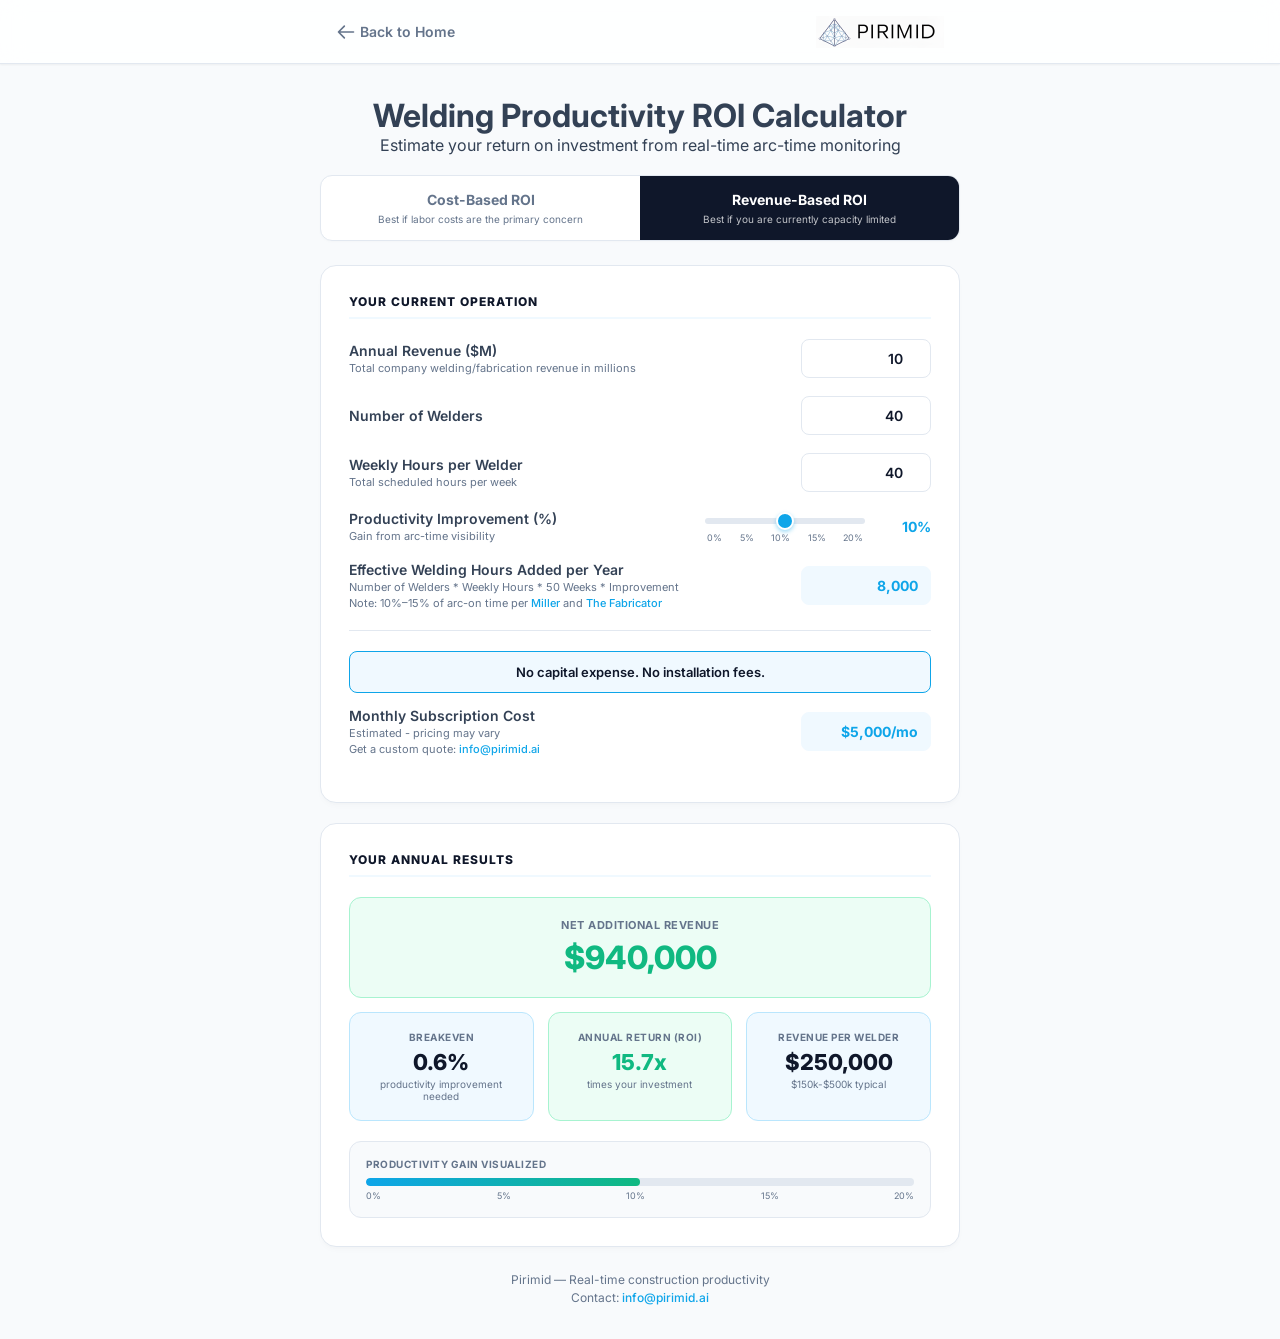
<file: pirimid_roi_calculator.html>
<!DOCTYPE html>
<html lang="en">

<head>
  <meta charset="UTF-8">
  <meta name="viewport" content="width=device-width, initial-scale=1.0">
  <meta name="description"
    content="Estimate your welding productivity ROI with Pirimid's free arc-time monitoring calculator. Model labor savings and revenue expansion in minutes.">
  <meta name="robots" content="index, follow, max-image-preview:large">
  <meta name="author" content="Pirimid">
  <meta name="theme-color" content="#0ea5e9">
  <link rel="canonical" href="https://pirimid.ai/pirimid_roi_calculator.html">
  <title>Welding Productivity ROI Calculator | Pirimid</title>
  <link rel="icon" type="image/png" href="PirimidLogo.png">
  <link rel="icon" type="image/png" sizes="32x32" href="PirimidLogo-32.png">
  <link rel="apple-touch-icon" sizes="180x180" href="PirimidLogo-180.png">
  <link rel="manifest" href="app.webmanifest">
  <!-- Open Graph -->
  <meta property="og:type" content="website">
  <meta property="og:url" content="https://pirimid.ai/pirimid_roi_calculator.html">
  <meta property="og:site_name" content="Pirimid">
  <meta property="og:title" content="Welding Productivity ROI Calculator | Pirimid">
  <meta property="og:description" content="Estimate the return on investment for real-time arc-time monitoring on your welding operations. Free interactive calculator.">
  <meta property="og:image" content="https://pirimid.ai/og-image.jpg">
  <meta property="og:image:secure_url" content="https://pirimid.ai/og-image.jpg">
  <meta property="og:image:type" content="image/jpeg">
  <meta property="og:image:width" content="1200">
  <meta property="og:image:height" content="630">
  <meta property="og:image:alt" content="Pirimid Welding Productivity ROI Calculator">
  <meta property="og:locale" content="en_US">
  <!-- Twitter Card -->
  <meta name="twitter:card" content="summary_large_image">
  <meta name="twitter:title" content="Welding Productivity ROI Calculator | Pirimid">
  <meta name="twitter:description" content="Estimate ROI for real-time arc-time monitoring on your welding operations. Free interactive calculator.">
  <meta name="twitter:image" content="https://pirimid.ai/og-image.jpg">
  <meta name="twitter:image:alt" content="Pirimid Welding Productivity ROI Calculator">
  <!-- Structured Data: WebApplication -->
  <script type="application/ld+json">
  {
    "@context": "https://schema.org",
    "@type": "WebApplication",
    "name": "Pirimid Welding Productivity ROI Calculator",
    "url": "https://pirimid.ai/pirimid_roi_calculator.html",
    "applicationCategory": "FinanceApplication",
    "applicationSubCategory": "ROI Calculator",
    "operatingSystem": "Any (Web)",
    "browserRequirements": "Requires JavaScript",
    "description": "Free interactive ROI calculator modeling the financial impact of deploying real-time arc-time monitoring on welding operations. Supports two modes: labor cost savings and revenue expansion from accelerated welding completion.",
    "offers": {
      "@type": "Offer",
      "price": "0",
      "priceCurrency": "USD"
    },
    "isPartOf": {
      "@type": "WebApplication",
      "name": "Pirimid Industrial AI Platform",
      "url": "https://pirimid.ai/"
    },
    "publisher": {
      "@type": "Organization",
      "name": "Pirimid",
      "url": "https://pirimid.ai"
    }
  }
  </script>
  <link rel="preconnect" href="https://fonts.googleapis.com">
  <link rel="preconnect" href="https://fonts.gstatic.com" crossorigin>
  <link rel="preload" as="style" href="https://fonts.googleapis.com/css2?family=Inter:wght@400;500;600;700;800&display=swap">
  <link rel="stylesheet" href="https://fonts.googleapis.com/css2?family=Inter:wght@400;500;600;700;800&display=swap" media="print" onload="this.media='all'">
  <noscript>
    <link rel="stylesheet" href="https://fonts.googleapis.com/css2?family=Inter:wght@400;500;600;700;800&display=swap">
  </noscript>
  <style>
    :root {
      --primary: #0f172a;
      --accent: #0ea5e9;
      --accent-hover: #0284c7;
      --accent-light: #f0f9ff;
      --green: #10b981;
      --green-light: #ecfdf5;
      --border: #e2e8f0;
      --muted: #64748b;
      --white: #ffffff;
      --bg: #f8fafc;
    }

    * {
      box-sizing: border-box;
      margin: 0;
      padding: 0;
    }

    body {
      font-family: 'Inter', -apple-system, BlinkMacSystemFont, sans-serif;
      background: var(--bg);
      color: #334155;
      min-height: 100vh;
      padding: 96px 16px 32px;
    }

    a {
      color: var(--accent);
      text-decoration: none;
      font-weight: 500;
    }

    a:hover {
      text-decoration: underline;
      color: var(--accent-hover);
    }

    .navbar {
      position: fixed;
      top: 0;
      left: 0;
      right: 0;
      height: 64px;
      background: rgba(255, 255, 255, 0.85);
      backdrop-filter: blur(12px);
      -webkit-backdrop-filter: blur(12px);
      border-bottom: 1px solid var(--border);
      z-index: 100;
      display: flex;
      align-items: center;
      box-shadow: 0 1px 2px 0 rgba(0, 0, 0, 0.05);
    }

    .nav-container {
      width: 100%;
      max-width: 640px;
      margin: 0 auto;
      padding: 0 16px;
      display: flex;
      justify-content: space-between;
      align-items: center;
    }

    .back-link {
      font-size: 14px;
      font-weight: 600;
      color: var(--muted);
      display: flex;
      align-items: center;
      transition: color 0.15s;
    }

    .back-link:hover {
      color: var(--accent);
      text-decoration: none;
    }

    .back-icon {
      display: inline-block;
      vertical-align: middle;
      margin-right: 4px;
    }

    .nav-logo img {
      display: block;
      height: 32px;
      width: auto;
    }

    .container {
      max-width: 640px;
      margin: 0 auto;
    }

    header {
      text-align: center;
      margin-bottom: 28px;
    }

    header h1 {
      font-size: 24px;
      font-weight: 800;
      color: var(--primary);
      margin-top: 4px;
      letter-spacing: -0.5px;
    }

    header p {
      font-size: 14px;
      color: var(--muted);
      margin-top: 6px;
    }

    .main-page-header {
      text-align: center;
    }

    .mode-toggle {
      display: flex;
      background: var(--white);
      border: 1.5px solid var(--border);
      border-radius: 12px;
      overflow: hidden;
      margin-bottom: 24px;
      box-shadow: 0 1px 3px rgba(0, 0, 0, 0.02);
    }

    .mode-btn {
      flex: 1;
      padding: 14px 10px;
      border: none;
      background: transparent;
      cursor: pointer;
      font-family: inherit;
      font-size: 14px;
      font-weight: 700;
      color: var(--muted);
      transition: all 0.2s cubic-bezier(0.16, 1, 0.3, 1);
      text-align: center;
      line-height: 1.4;
    }

    .mode-btn .tag {
      display: block;
      font-size: 10px;
      font-weight: 400;
      color: var(--muted);
      margin-top: 2px;
    }

    .mode-btn.active {
      background: var(--primary);
      color: var(--white);
    }

    .mode-btn.active .tag {
      color: rgba(255, 255, 255, 0.75);
    }

    .card {
      background: var(--white);
      border-radius: 16px;
      border: 1px solid var(--border);
      padding: 28px;
      margin-bottom: 20px;
      box-shadow: 0 4px 6px -1px rgba(0, 0, 0, 0.02), 0 2px 4px -2px rgba(0, 0, 0, 0.02);
    }

    .card h2 {
      font-size: 12px;
      font-weight: 800;
      color: var(--primary);
      text-transform: uppercase;
      letter-spacing: 1px;
      margin-bottom: 20px;
      padding-bottom: 8px;
      border-bottom: 2px solid var(--accent-light);
    }

    .field {
      display: flex;
      align-items: center;
      justify-content: space-between;
      margin-bottom: 18px;
      gap: 16px;
    }

    .field label {
      font-size: 14px;
      font-weight: 600;
      color: #334155;
      flex: 1;
      min-width: 0;
    }

    .field label .hint {
      display: block;
      font-size: 11px;
      color: var(--muted);
      font-weight: 400;
      margin-top: 2px;
    }

    .field input[type="number"] {
      width: 130px;
      padding: 10px 12px;
      border: 1.5px solid var(--border);
      border-radius: 8px;
      font-family: inherit;
      font-size: 14px;
      font-weight: 600;
      text-align: right;
      color: var(--primary);
      transition: border-color 0.15s;
      flex-shrink: 0;
    }

    .field input[type="number"]:focus {
      outline: none;
      border-color: var(--accent);
    }

    .slider-wrapper {
      display: flex;
      flex-direction: column;
      align-items: stretch;
      flex: 0 0 160px;
    }

    /* Range Slider Styling */
    input[type="range"] {
      -webkit-appearance: none;
      appearance: none;
      width: 100%;
      height: 6px;
      background: #e2e8f0;
      border-radius: 9999px;
      outline: none;
      margin: 8px 0;
    }

    input[type="range"]::-webkit-slider-thumb {
      -webkit-appearance: none;
      appearance: none;
      width: 18px;
      height: 18px;
      border-radius: 50%;
      background: var(--accent);
      cursor: pointer;
      border: 2px solid var(--white);
      box-shadow: 0 2px 4px rgba(14, 165, 233, 0.4);
      transition: transform 0.1s;
    }

    input[type="range"]::-webkit-slider-thumb:hover {
      transform: scale(1.1);
      background: var(--accent-hover);
    }

    .slider-ticks {
      display: flex;
      justify-content: space-between;
      font-size: 9px;
      color: var(--muted);
      padding: 0 2px;
    }

    .range-val {
      width: 50px;
      text-align: right;
      font-size: 14px;
      font-weight: 700;
      color: var(--accent);
      flex-shrink: 0;
    }

    .field .computed {
      width: 130px;
      padding: 10px 12px;
      border: 1.5px solid var(--accent-light);
      border-radius: 8px;
      font-size: 14px;
      text-align: right;
      color: var(--accent);
      font-weight: 700;
      background: var(--accent-light);
      flex-shrink: 0;
    }

    .results-grid {
      display: grid;
      grid-template-columns: 1fr 1fr 1fr;
      gap: 14px;
    }

    .result-box {
      background: var(--accent-light);
      border-radius: 12px;
      padding: 18px 14px;
      text-align: center;
      border: 1px solid #bae6fd;
      transition: box-shadow 0.3s ease;
    }

    .result-box.highlight {
      background: var(--green-light);
      border-color: #a7f3d0;
    }

    @keyframes pulse-glow {
      0% {
        box-shadow: 0 0 0 0 rgba(16, 185, 129, 0.4);
      }

      70% {
        box-shadow: 0 0 0 10px rgba(16, 185, 129, 0);
      }

      100% {
        box-shadow: 0 0 0 0 rgba(16, 185, 129, 0);
      }
    }

    .pulse-glow-emerald {
      animation: pulse-glow 2s infinite;
    }

    .result-box .label {
      font-size: 10px;
      font-weight: 700;
      text-transform: uppercase;
      letter-spacing: 0.5px;
      color: var(--muted);
      margin-bottom: 6px;
    }

    .result-box .value {
      font-size: 22px;
      font-weight: 800;
      color: var(--primary);
    }

    .result-box.highlight .value {
      color: var(--green);
    }

    .result-box .sub {
      font-size: 10px;
      color: var(--muted);
      margin-top: 3px;
    }

    .results-full {
      background: var(--green-light);
      border: 1px solid #a7f3d0;
      border-radius: 12px;
      padding: 20px 14px;
      text-align: center;
      margin-bottom: 14px;
    }

    .results-full .label {
      font-size: 11px;
      font-weight: 700;
      text-transform: uppercase;
      letter-spacing: 0.5px;
      color: var(--muted);
      margin-bottom: 6px;
    }

    .results-full .value {
      font-size: 32px;
      font-weight: 800;
      color: var(--green);
    }

    /* Results Visual Bar container */
    .results-visual-container {
      margin-top: 20px;
      padding: 16px;
      background: #f8fafc;
      border-radius: 12px;
      border: 1px solid var(--border);
    }

    .visual-bar-label {
      font-size: 10px;
      text-transform: uppercase;
      letter-spacing: 0.5px;
      color: var(--muted);
      margin-bottom: 8px;
      font-weight: 700;
    }

    .visual-bar-track {
      height: 8px;
      background: #e2e8f0;
      border-radius: 9999px;
      overflow: hidden;
      position: relative;
    }

    .visual-bar-fill {
      height: 100%;
      background: linear-gradient(90deg, var(--accent) 0%, var(--green) 100%);
      border-radius: 9999px;
      transition: width 0.3s ease-out;
    }

    .visual-bar-ticks {
      display: flex;
      justify-content: space-between;
      font-size: 9px;
      color: var(--muted);
      margin-top: 4px;
    }

    .divider {
      border: none;
      border-top: 1px solid var(--border);
      margin: 20px 0;
    }

    .promo-box {
      background: var(--accent-light);
      border: 1px solid var(--accent);
      border-radius: 8px;
      padding: 12px 16px;
      text-align: center;
      font-size: 13px;
      font-weight: 600;
      color: var(--primary);
      margin-bottom: 14px;
    }

    #panel-cost,
    #panel-revenue {
      transition: opacity 0.15s ease-out, transform 0.15s ease-out;
    }

    footer {
      text-align: center;
      font-size: 12px;
      color: var(--muted);
      margin-top: 24px;
      line-height: 1.5;
    }

    .hidden {
      display: none !important;
    }

    /* Mobile Responsive Overrides */
    @media (max-width: 640px) {
      body {
        padding: 80px 12px 24px;
      }

      .card {
        padding: 20px;
      }

      .field {
        flex-direction: column;
        align-items: stretch;
        gap: 6px;
        margin-bottom: 20px;
      }

      .field label {
        margin-bottom: 2px;
      }

      .slider-wrapper {
        flex: 1 1 auto;
      }

      .field input[type="number"],
      .field .computed {
        width: 100%;
        text-align: left;
      }

      .results-grid {
        grid-template-columns: 1fr;
        gap: 10px;
      }

      .mode-toggle {
        flex-direction: column;
      }

      .mode-btn {
        border-bottom: 1.5px solid var(--border);
      }

      .mode-btn:last-child {
        border-bottom: none;
      }
    }
  </style>
</head>

<body>
  <!-- Sticky Header -->
  <header class="navbar" aria-label="Main Navigation">
    <div class="nav-container">
      <a href="index.html" class="back-link">
        <svg xmlns="http://www.w3.org/2000/svg" width="20" height="20" fill="none" viewBox="0 0 24 24"
          stroke="currentColor" class="back-icon">
          <path stroke-linecap="round" stroke-linejoin="round" stroke-width="2" d="M10 19l-7-7m0 0l7-7m-7 7h18" />
        </svg>
        Back to Home
      </a>
      <div class="nav-logo">
        <a href="index.html" aria-label="Pirimid home"><img src="PirimidLogoWebsite.png" alt="Pirimid Logo" width="128" height="20" loading="eager"></a>
      </div>
    </div>
  </header>

  <div class="container">

    <div class="main-page-header">
      <h1>Welding Productivity ROI Calculator</h1>
      <p>Estimate your return on investment from real-time arc-time monitoring</p>
      <br>
    </div>

    <div class="mode-toggle">
      <button class="mode-btn" id="btn-cost" type="button" onclick="setMode('cost')">
        Cost-Based ROI
        <span class="tag">Best if labor costs are the primary concern</span>
      </button>
      <button class="mode-btn active" id="btn-revenue" type="button" onclick="setMode('revenue')">
        Revenue-Based ROI
        <span class="tag">Best if you are currently capacity limited</span>
      </button>
    </div>

    <!-- COST-BASED PANEL -->
    <div id="panel-cost" class="hidden">
      <div class="card">
        <h2>Your Current Operation</h2>

        <div class="field">
          <label>Welder Hourly Rate
            <span class="hint">Fully-loaded $/hr including benefits</span>
          </label>
          <input type="number" id="c-hourly-rate" value="80" min="0" oninput="calcCost()" />
        </div>

        <div class="field">
          <label>Number of Welders</label>
          <input type="number" id="c-welders" value="40" min="1" oninput="calcCost()" />
        </div>

        <div class="field">
          <label>Weekly Hours per Welder
            <span class="hint">Total scheduled hours per week</span>
          </label>
          <input type="number" id="c-weekly-hours" value="40" min="1" oninput="calcCost()" />
        </div>

        <div class="field">
          <label>Productivity Improvement (%)
            <span class="hint">Gain from arc-time visibility</span>
          </label>
          <div class="slider-wrapper">
            <input type="range" id="c-improvement" min="0" max="20" value="10" oninput="calcCost()" />
            <div class="slider-ticks">
              <span>0%</span>
              <span>5%</span>
              <span>10%</span>
              <span>15%</span>
              <span>20%</span>
            </div>
          </div>
          <span class="range-val" id="c-improvement-val">10%</span>
        </div>

        <div class="field">
          <label>Effective Welding Hours Added per Year
            <span class="hint">Number of Welders * Weekly Hours * 52 Weeks * Improvement</span>
            <span class="hint">Note: 10%–15% of arc-on time per <a
                href="https://www.millerwelds.com/resources/article-library/what-is-welding-arc-on-time-and-are-you-overestimating-it#:~:text=Overestimating%20welding%20arc%2Don%20time,is%20only%2010%2D12%25."
                target="_blank" rel="noopener noreferrer">Miller</a> and <a
                href="https://www.thefabricator.com/thewelder/article/arcwelding/maximizing-arc-on-time#:~:text=%E2%80%9CFive%20years%20ago%2C%20the%20operator,them%20away%20from%20actually%20welding%3F"
                target="_blank" rel="noopener noreferrer">The Fabricator</a></span>
          </label>
          <div class="computed" id="c-welding-hours">—</div>
        </div>

        <hr class="divider" />

        <div class="promo-box">No capital expense. No installation fees.</div>

        <div class="field">
          <label>Monthly Subscription Cost
            <span class="hint">Estimated - pricing may vary</span>
            <span class="hint">Get a custom quote: <a href="mailto:info@pirimid.ai">info@pirimid.ai</a></span>
          </label>
          <div class="computed" id="c-cost-display">—</div>
        </div>
      </div>

      <div class="card">
        <h2>Your Annual Results</h2>
        <div class="results-full">
          <div class="label">Net Annual Savings</div>
          <div class="value" id="c-savings">—</div>
        </div>
        <div class="results-grid">
          <div class="result-box">
            <div class="label">Breakeven</div>
            <div class="value" id="c-breakeven">—</div>
            <div class="sub">productivity improvement needed</div>
          </div>
          <div class="result-box highlight" id="c-roi-box">
            <div class="label">Annual Return (ROI)</div>
            <div class="value" id="c-roi">—</div>
            <div class="sub">times your investment</div>
          </div>
          <div class="result-box">
            <div class="label">Labor Cost per Welder</div>
            <div class="value" id="c-annual-cost">—</div>
          </div>
        </div>

        <!-- Results Visual Bar container -->
        <div class="results-visual-container">
          <div class="visual-bar-label">Productivity Gain Visualized</div>
          <div class="visual-bar-track">
            <div class="visual-bar-fill" id="c-visual-fill"></div>
          </div>
          <div class="visual-bar-ticks">
            <span>0%</span>
            <span>5%</span>
            <span>10%</span>
            <span>15%</span>
            <span>20%</span>
          </div>
        </div>
      </div>
    </div>

    <!-- REVENUE-BASED PANEL -->
    <div id="panel-revenue">
      <div class="card">
        <h2>Your Current Operation</h2>

        <div class="field">
          <label>Annual Revenue ($M)
            <span class="hint">Total company welding/fabrication revenue in millions</span>
          </label>
          <input type="number" id="r-revenue" value="10" min="0" oninput="calcRevenue()" />
        </div>

        <div class="field">
          <label>Number of Welders</label>
          <input type="number" id="r-welders" value="40" min="1" oninput="calcRevenue()" />
        </div>

        <div class="field">
          <label>Weekly Hours per Welder
            <span class="hint">Total scheduled hours per week</span>
          </label>
          <input type="number" id="r-weekly-hours" value="40" min="1" oninput="calcRevenue()" />
        </div>

        <div class="field">
          <label>Productivity Improvement (%)
            <span class="hint">Gain from arc-time visibility</span>
          </label>
          <div class="slider-wrapper">
            <input type="range" id="r-improvement" min="0" max="20" value="10" oninput="calcRevenue()" />
            <div class="slider-ticks">
              <span>0%</span>
              <span>5%</span>
              <span>10%</span>
              <span>15%</span>
              <span>20%</span>
            </div>
          </div>
          <span class="range-val" id="r-improvement-val">10%</span>
        </div>

        <div class="field">
          <label>Effective Welding Hours Added per Year
            <span class="hint">Number of Welders * Weekly Hours * 50 Weeks * Improvement</span>
            <span class="hint">Note: 10%–15% of arc-on time per <a
                href="https://www.millerwelds.com/resources/article-library/what-is-welding-arc-on-time-and-are-you-overestimating-it#:~:text=Overestimating%20welding%20arc%2Don%20time,is%20only%2010%2D12%25."
                target="_blank" rel="noopener noreferrer">Miller</a> and <a
                href="https://www.thefabricator.com/thewelder/article/arcwelding/maximizing-arc-on-time#:~:text=%E2%80%9CFive%20years%20ago%2C%20the%20operator,them%20away%20from%20actually%20welding%3F"
                target="_blank" rel="noopener noreferrer">The Fabricator</a></span>
          </label>
          <div class="computed" id="r-welding-hours">—</div>
        </div>

        <hr class="divider" />

        <div class="promo-box">No capital expense. No installation fees.</div>

        <div class="field">
          <label>Monthly Subscription Cost
            <span class="hint">Estimated - pricing may vary</span>
            <span class="hint">Get a custom quote: <a href="mailto:info@pirimid.ai">info@pirimid.ai</a></span>
          </label>
          <div class="computed" id="r-cost-display">—</div>
        </div>
      </div>

      <div class="card">
        <h2>Your Annual Results</h2>
        <div class="results-full">
          <div class="label">Net Additional Revenue</div>
          <div class="value" id="r-add-revenue">—</div>
        </div>
        <div class="results-grid">
          <div class="result-box">
            <div class="label">Breakeven</div>
            <div class="value" id="r-breakeven">—</div>
            <div class="sub">productivity improvement needed</div>
          </div>
          <div class="result-box highlight" id="r-roi-box">
            <div class="label">Annual Return (ROI)</div>
            <div class="value" id="r-roi">—</div>
            <div class="sub">times your investment</div>
          </div>
          <div class="result-box">
            <div class="label">Revenue per Welder</div>
            <div class="value" id="r-rev-per-welder">—</div>
            <div class="sub">$150k-$500k typical</div>
          </div>
        </div>

        <!-- Results Visual Bar container -->
        <div class="results-visual-container">
          <div class="visual-bar-label">Productivity Gain Visualized</div>
          <div class="visual-bar-track">
            <div class="visual-bar-fill" id="r-visual-fill"></div>
          </div>
          <div class="visual-bar-ticks">
            <span>0%</span>
            <span>5%</span>
            <span>10%</span>
            <span>15%</span>
            <span>20%</span>
          </div>
        </div>
      </div>
    </div>

    <footer>Pirimid &mdash; Real-time construction productivity<br />
      Contact: <a href="mailto:info@pirimid.ai">info@pirimid.ai</a></footer>

  </div>

  <script>
    const prevValues = {
      cSavings: 0,
      cBreakeven: 0,
      cRoi: 0,
      rAddRevenue: 0,
      rBreakeven: 0,
      rRoi: 0
    };

    const animationTrackers = {};

    function animateValue(id, start, end, duration, formatFn) {
      if (animationTrackers[id]) {
        cancelAnimationFrame(animationTrackers[id]);
      }

      const startTime = performance.now();

      function update(currentTime) {
        const elapsed = currentTime - startTime;
        const progress = Math.min(elapsed / duration, 1);
        const ease = progress * (2 - progress); // easeOutQuad
        const currentValue = start + (end - start) * ease;

        const el = document.getElementById(id);
        if (el) {
          el.textContent = formatFn(currentValue);
        }

        if (progress < 1) {
          animationTrackers[id] = requestAnimationFrame(update);
        } else if (el) {
          el.textContent = formatFn(end);
        }
      }

      animationTrackers[id] = requestAnimationFrame(update);
    }

    function setMode(mode) {
      const isCost = mode === 'cost';
      const activePanel = document.getElementById(isCost ? 'panel-cost' : 'panel-revenue');
      const inactivePanel = document.getElementById(isCost ? 'panel-revenue' : 'panel-cost');

      document.getElementById('btn-cost').classList.toggle('active', isCost);
      document.getElementById('btn-revenue').classList.toggle('active', !isCost);

      inactivePanel.style.opacity = '0';
      inactivePanel.style.transform = 'translateY(8px)';

      setTimeout(() => {
        inactivePanel.classList.add('hidden');
        activePanel.classList.remove('hidden');
        activePanel.offsetHeight; // force reflow
        activePanel.style.opacity = '1';
        activePanel.style.transform = 'translateY(0)';
      }, 150);
    }

    function fmt(n) {
      if (!isFinite(n)) return '—';
      return '$' + Math.round(n).toLocaleString();
    }

    function fmtX(n) {
      if (!isFinite(n) || n <= 0) return '—';
      return n.toFixed(1) + 'x';
    }

    function fmtBreakevenPercent(n) {
      if (!isFinite(n) || n <= 0) return '—';
      return n.toFixed(1) + '%';
    }

    function calcCost() {
      const rate = parseFloat(document.getElementById('c-hourly-rate').value) || 0;
      const welders = parseFloat(document.getElementById('c-welders').value) || 0;
      const weeklyHours = parseFloat(document.getElementById('c-weekly-hours').value) || 0;
      const improve = parseFloat(document.getElementById('c-improvement').value) / 100 || 0;

      document.getElementById('c-improvement-val').textContent = document.getElementById('c-improvement').value + '%';

      // Visual progress bar update
      const visualFill = document.getElementById('c-visual-fill');
      if (visualFill) {
        visualFill.style.width = (improve * 500) + '%';
      }

      const weldingHoursAdded = welders * weeklyHours * 52 * improve;
      const subMonthly = welders * 125;
      const subAnnual = subMonthly * 12;
      const annualHoursPerWelder = weeklyHours * 52;
      const breakevenImprove = annualHoursPerWelder > 0 && rate > 0 ? (125 * 12) / (rate * annualHoursPerWelder) * 100 : Infinity;
      const laborAnnualCost = rate * welders * weeklyHours * 52;
      const costPerWelder = welders > 0 ? laborAnnualCost / welders : 0;
      const savings = rate * weldingHoursAdded;
      const netSavings = savings - subAnnual;
      const roi = subAnnual > 0 ? netSavings / subAnnual : Infinity;

      document.getElementById('c-welding-hours').textContent = Math.round(weldingHoursAdded).toLocaleString();
      document.getElementById('c-cost-display').textContent = '$' + subMonthly.toLocaleString() + '/mo';
      document.getElementById('c-annual-cost').textContent = fmt(costPerWelder);

      // Pulse glow for ROI
      const roiBox = document.getElementById('c-roi-box');
      if (roiBox) {
        if (roi >= 10) {
          roiBox.classList.add('pulse-glow-emerald');
        } else {
          roiBox.classList.remove('pulse-glow-emerald');
        }
      }

      // Smooth count-up animations
      animateValue('c-savings', prevValues.cSavings, netSavings, 300, fmt);
      prevValues.cSavings = netSavings;

      animateValue('c-breakeven', prevValues.cBreakeven, isFinite(breakevenImprove) ? breakevenImprove : 0, 300, fmtBreakevenPercent);
      prevValues.cBreakeven = isFinite(breakevenImprove) ? breakevenImprove : 0;

      animateValue('c-roi', prevValues.cRoi, isFinite(roi) ? roi : 0, 300, fmtX);
      prevValues.cRoi = isFinite(roi) ? roi : 0;
    }

    function calcRevenue() {
      const revenueM = parseFloat(document.getElementById('r-revenue').value) || 0;
      const revenue = revenueM * 1000000;
      const welders = parseFloat(document.getElementById('r-welders').value) || 0;
      const weeklyHours = parseFloat(document.getElementById('r-weekly-hours').value) || 0;
      const improve = parseFloat(document.getElementById('r-improvement').value) / 100 || 0;

      document.getElementById('r-improvement-val').textContent = document.getElementById('r-improvement').value + '%';

      // Visual progress bar update
      const visualFill = document.getElementById('r-visual-fill');
      if (visualFill) {
        visualFill.style.width = (improve * 500) + '%';
      }

      const weldingHoursAdded = welders * weeklyHours * 50 * improve;
      const subMonthly = welders * 125;
      const subAnnual = subMonthly * 12;
      const breakevenImprove = revenue > 0 ? (125 * 12 * welders) / revenue * 100 : Infinity;
      const revPerWelder = welders > 0 ? revenue / welders : 0;
      const gainPct = improve;
      const addRevenue = revenue * gainPct;
      const netAddRevenue = addRevenue - subAnnual;
      const roi = subAnnual > 0 ? netAddRevenue / subAnnual : Infinity;

      document.getElementById('r-welding-hours').textContent = Math.round(weldingHoursAdded).toLocaleString();
      document.getElementById('r-cost-display').textContent = '$' + subMonthly.toLocaleString() + '/mo';
      document.getElementById('r-rev-per-welder').textContent = fmt(revPerWelder);

      // Pulse glow for ROI
      const roiBox = document.getElementById('r-roi-box');
      if (roiBox) {
        if (roi >= 10) {
          roiBox.classList.add('pulse-glow-emerald');
        } else {
          roiBox.classList.remove('pulse-glow-emerald');
        }
      }

      // Smooth count-up animations
      animateValue('r-add-revenue', prevValues.rAddRevenue, netAddRevenue, 300, fmt);
      prevValues.rAddRevenue = netAddRevenue;

      animateValue('r-breakeven', prevValues.rBreakeven, isFinite(breakevenImprove) ? breakevenImprove : 0, 300, fmtBreakevenPercent);
      prevValues.rBreakeven = isFinite(breakevenImprove) ? breakevenImprove : 0;

      animateValue('r-roi', prevValues.rRoi, isFinite(roi) ? roi : 0, 300, fmtX);
      prevValues.rRoi = isFinite(roi) ? roi : 0;
    }

    // Initial calcs
    calcCost();
    calcRevenue();
  </script>
</body>

</html>
</file>
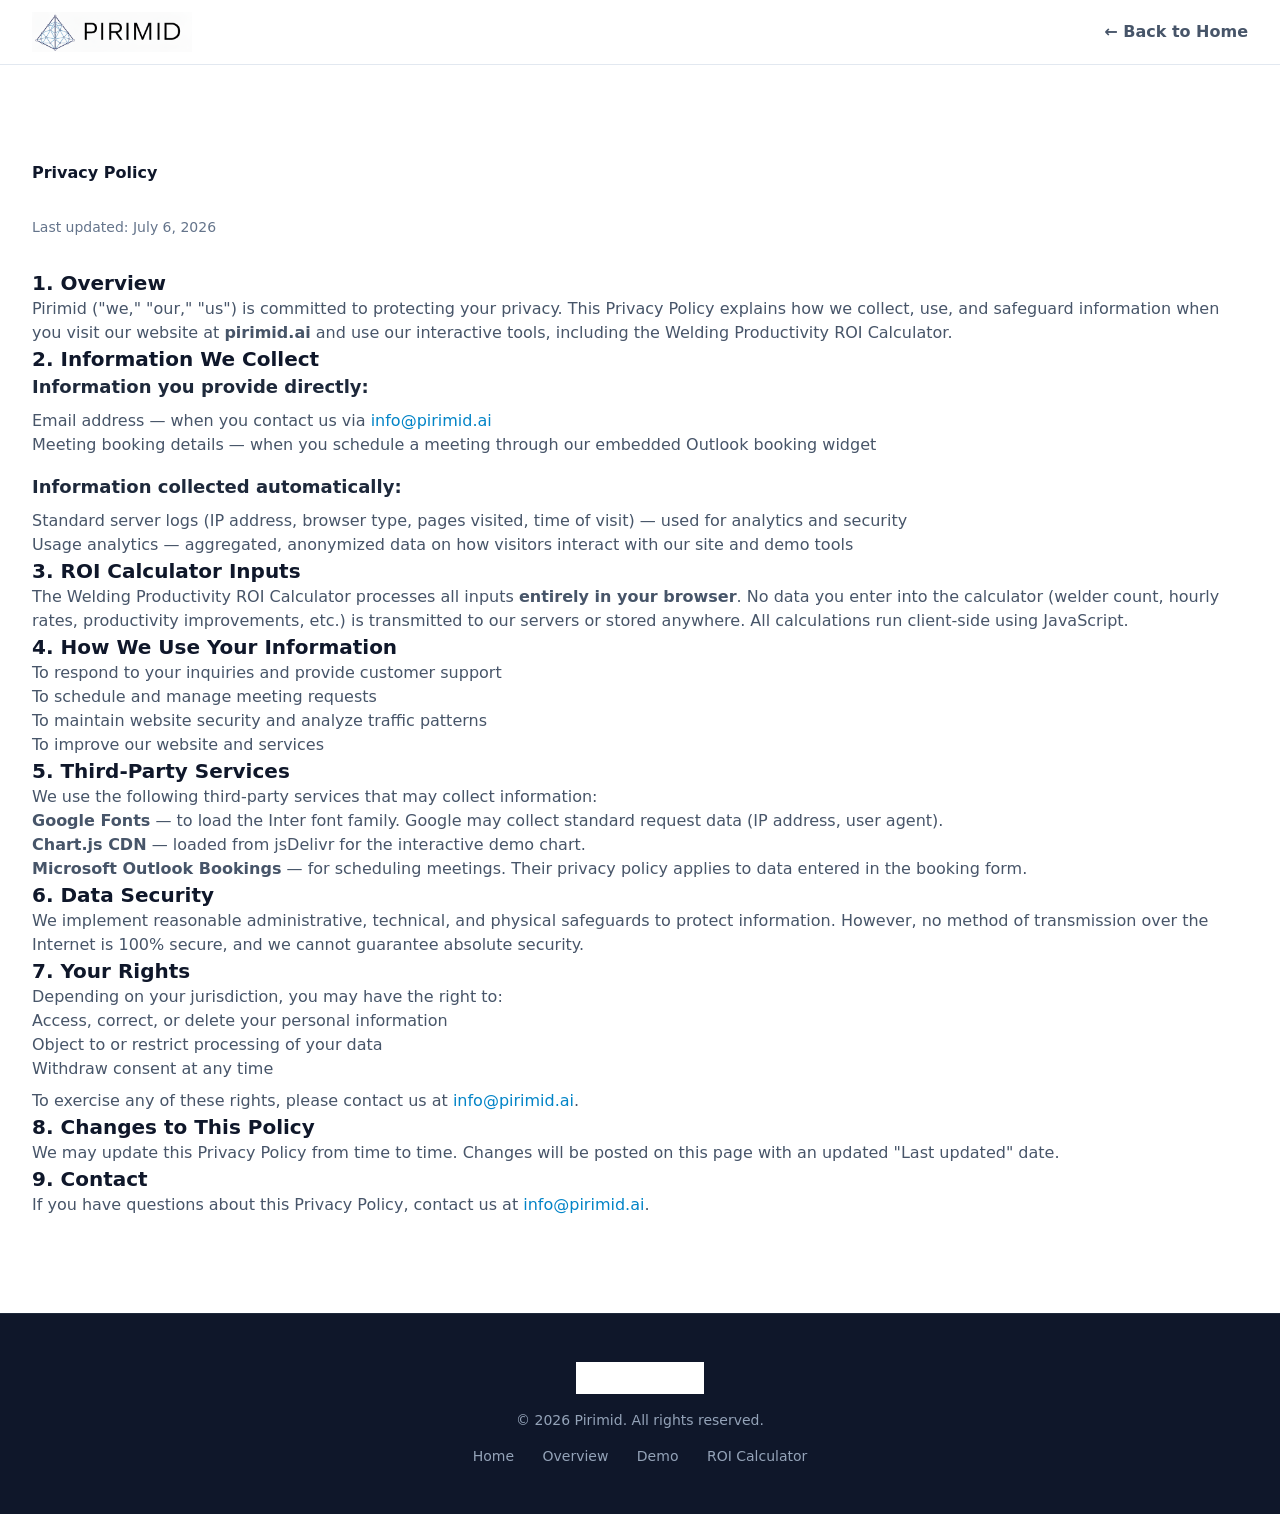
<file: privacy.html>
<!DOCTYPE html>
<html lang="en">

<head>
  <meta charset="UTF-8">
  <meta name="viewport" content="width=device-width, initial-scale=1.0">
  <meta name="description" content="Pirimid privacy policy. Learn how we handle your data on our Industrial AI platform for construction productivity.">
  <meta name="robots" content="index, follow">
  <meta name="theme-color" content="#0ea5e9">
  <link rel="canonical" href="https://pirimid.ai/privacy.html">
  <title>Privacy Policy | Pirimid</title>
  <link rel="icon" type="image/png" href="PirimidLogo.png">
  <link rel="icon" type="image/png" sizes="32x32" href="PirimidLogo-32.png">
  <link rel="apple-touch-icon" sizes="180x180" href="PirimidLogo-180.png">
  <link rel="manifest" href="app.webmanifest">
  <!-- Open Graph -->
  <meta property="og:type" content="article">
  <meta property="og:url" content="https://pirimid.ai/privacy.html">
  <meta property="og:site_name" content="Pirimid">
  <meta property="og:title" content="Privacy Policy | Pirimid">
  <meta property="og:description" content="Pirimid privacy policy. Learn how we handle your data on our Industrial AI platform for construction productivity.">
  <meta property="og:image" content="https://pirimid.ai/og-image.jpg">
  <meta property="og:locale" content="en_US">
  <!-- Twitter Card -->
  <meta name="twitter:card" content="summary">
  <meta name="twitter:title" content="Privacy Policy | Pirimid">
  <meta name="twitter:description" content="Pirimid privacy policy. Learn how we handle your data on our Industrial AI platform for construction productivity.">
  <link rel="stylesheet" href="styles.css">
  <link rel="preconnect" href="https://fonts.googleapis.com">
  <link rel="preconnect" href="https://fonts.gstatic.com" crossorigin>
  <link rel="stylesheet" href="https://fonts.googleapis.com/css2?family=Inter:wght@400;500;600;700;800&display=swap" media="print" onload="this.media='all'">
  <noscript>
    <link rel="stylesheet" href="https://fonts.googleapis.com/css2?family=Inter:wght@400;500;600;700;800&display=swap">
  </noscript>
</head>

<body class="antialiased">

  <!-- Header -->
  <header class="bg-white/80 backdrop-blur-lg sticky top-0 z-50 border-b border-slate-200">
    <nav class="container mx-auto px-4 sm:px-6 lg:px-8">
      <div class="flex items-center justify-between h-16">
        <div class="flex items-center">
          <a href="/" aria-label="Pirimid home"><img src="PirimidLogoWebsite.png" alt="Pirimid Logo" width="160" height="40" class="h-10 w-auto"></a>
        </div>
        <div>
          <a href="/" class="text-slate-600 hover:text-sky-500 transition-colors font-semibold">&larr; Back to Home</a>
        </div>
      </div>
    </nav>
  </header>

  <main class="max-w-3xl mx-auto px-4 sm:px-6 lg:px-8 py-16 md:py-24">
    <h1 class="text-3xl md:text-4xl font-extrabold text-slate-900 mb-8">Privacy Policy</h1>
    <p class="text-sm text-slate-500 mb-8">Last updated: July 6, 2026</p>

    <div class="prose prose-slate max-w-none text-slate-600 space-y-8">

      <section>
        <h2 class="text-xl font-bold text-slate-900 mb-3">1. Overview</h2>
        <p>Pirimid ("we," "our," "us") is committed to protecting your privacy. This Privacy Policy explains how we collect, use, and safeguard information when you visit our website at <strong>pirimid.ai</strong> and use our interactive tools, including the Welding Productivity ROI Calculator.</p>
      </section>

      <section>
        <h2 class="text-xl font-bold text-slate-900 mb-3">2. Information We Collect</h2>
        <h3 class="text-lg font-semibold text-slate-800 mb-2">Information you provide directly:</h3>
        <ul class="list-disc pl-6 space-y-1 mb-4">
          <li>Email address — when you contact us via <a href="mailto:info@pirimid.ai" class="text-sky-600 hover:underline">info@pirimid.ai</a></li>
          <li>Meeting booking details — when you schedule a meeting through our embedded Outlook booking widget</li>
        </ul>

        <h3 class="text-lg font-semibold text-slate-800 mb-2">Information collected automatically:</h3>
        <ul class="list-disc pl-6 space-y-1">
          <li>Standard server logs (IP address, browser type, pages visited, time of visit) — used for analytics and security</li>
          <li>Usage analytics — aggregated, anonymized data on how visitors interact with our site and demo tools</li>
        </ul>
      </section>

      <section>
        <h2 class="text-xl font-bold text-slate-900 mb-3">3. ROI Calculator Inputs</h2>
        <p>The Welding Productivity ROI Calculator processes all inputs <strong>entirely in your browser</strong>. No data you enter into the calculator (welder count, hourly rates, productivity improvements, etc.) is transmitted to our servers or stored anywhere. All calculations run client-side using JavaScript.</p>
      </section>

      <section>
        <h2 class="text-xl font-bold text-slate-900 mb-3">4. How We Use Your Information</h2>
        <ul class="list-disc pl-6 space-y-1">
          <li>To respond to your inquiries and provide customer support</li>
          <li>To schedule and manage meeting requests</li>
          <li>To maintain website security and analyze traffic patterns</li>
          <li>To improve our website and services</li>
        </ul>
      </section>

      <section>
        <h2 class="text-xl font-bold text-slate-900 mb-3">5. Third-Party Services</h2>
        <p>We use the following third-party services that may collect information:</p>
        <ul class="list-disc pl-6 space-y-1">
          <li><strong>Google Fonts</strong> — to load the Inter font family. Google may collect standard request data (IP address, user agent).</li>
          <li><strong>Chart.js CDN</strong> — loaded from jsDelivr for the interactive demo chart.</li>
          <li><strong>Microsoft Outlook Bookings</strong> — for scheduling meetings. Their privacy policy applies to data entered in the booking form.</li>
        </ul>
      </section>

      <section>
        <h2 class="text-xl font-bold text-slate-900 mb-3">6. Data Security</h2>
        <p>We implement reasonable administrative, technical, and physical safeguards to protect information. However, no method of transmission over the Internet is 100% secure, and we cannot guarantee absolute security.</p>
      </section>

      <section>
        <h2 class="text-xl font-bold text-slate-900 mb-3">7. Your Rights</h2>
        <p>Depending on your jurisdiction, you may have the right to:</p>
        <ul class="list-disc pl-6 space-y-1">
          <li>Access, correct, or delete your personal information</li>
          <li>Object to or restrict processing of your data</li>
          <li>Withdraw consent at any time</li>
        </ul>
        <p class="mt-2">To exercise any of these rights, please contact us at <a href="mailto:info@pirimid.ai" class="text-sky-600 hover:underline">info@pirimid.ai</a>.</p>
      </section>

      <section>
        <h2 class="text-xl font-bold text-slate-900 mb-3">8. Changes to This Policy</h2>
        <p>We may update this Privacy Policy from time to time. Changes will be posted on this page with an updated "Last updated" date.</p>
      </section>

      <section>
        <h2 class="text-xl font-bold text-slate-900 mb-3">9. Contact</h2>
        <p>If you have questions about this Privacy Policy, contact us at <a href="mailto:info@pirimid.ai" class="text-sky-600 hover:underline">info@pirimid.ai</a>.</p>
      </section>

    </div>
  </main>

  <!-- Footer -->
  <footer class="bg-slate-900 text-slate-400 border-t border-slate-800 py-12">
    <div class="container mx-auto px-4 sm:px-6 lg:px-8 text-center text-sm">
      <img src="PirimidLogoWebsite.png" alt="Pirimid Logo" width="128" height="32" loading="lazy" class="h-8 w-auto mx-auto brightness-0 invert opacity-70 mb-4">
      <p>&copy; <script>document.write(new Date().getFullYear())</script> Pirimid. All rights reserved.</p>
      <div class="mt-4 space-x-6">
        <a href="/" class="hover:text-white transition-colors">Home</a>
        <a href="/#overview" class="hover:text-white transition-colors">Overview</a>
        <a href="/#demo" class="hover:text-white transition-colors">Demo</a>
        <a href="pirimid_roi_calculator.html" class="hover:text-white transition-colors">ROI Calculator</a>
      </div>
    </div>
  </footer>

</body>

</html>
</file>
<file: styles.css>
*,:after,:before{--tw-border-spacing-x:0;--tw-border-spacing-y:0;--tw-translate-x:0;--tw-translate-y:0;--tw-rotate:0;--tw-skew-x:0;--tw-skew-y:0;--tw-scale-x:1;--tw-scale-y:1;--tw-pan-x: ;--tw-pan-y: ;--tw-pinch-zoom: ;--tw-scroll-snap-strictness:proximity;--tw-gradient-from-position: ;--tw-gradient-via-position: ;--tw-gradient-to-position: ;--tw-ordinal: ;--tw-slashed-zero: ;--tw-numeric-figure: ;--tw-numeric-spacing: ;--tw-numeric-fraction: ;--tw-ring-inset: ;--tw-ring-offset-width:0px;--tw-ring-offset-color:#fff;--tw-ring-color:rgba(59,130,246,.5);--tw-ring-offset-shadow:0 0 #0000;--tw-ring-shadow:0 0 #0000;--tw-shadow:0 0 #0000;--tw-shadow-colored:0 0 #0000;--tw-blur: ;--tw-brightness: ;--tw-contrast: ;--tw-grayscale: ;--tw-hue-rotate: ;--tw-invert: ;--tw-saturate: ;--tw-sepia: ;--tw-drop-shadow: ;--tw-backdrop-blur: ;--tw-backdrop-brightness: ;--tw-backdrop-contrast: ;--tw-backdrop-grayscale: ;--tw-backdrop-hue-rotate: ;--tw-backdrop-invert: ;--tw-backdrop-opacity: ;--tw-backdrop-saturate: ;--tw-backdrop-sepia: ;--tw-contain-size: ;--tw-contain-layout: ;--tw-contain-paint: ;--tw-contain-style: }::backdrop{--tw-border-spacing-x:0;--tw-border-spacing-y:0;--tw-translate-x:0;--tw-translate-y:0;--tw-rotate:0;--tw-skew-x:0;--tw-skew-y:0;--tw-scale-x:1;--tw-scale-y:1;--tw-pan-x: ;--tw-pan-y: ;--tw-pinch-zoom: ;--tw-scroll-snap-strictness:proximity;--tw-gradient-from-position: ;--tw-gradient-via-position: ;--tw-gradient-to-position: ;--tw-ordinal: ;--tw-slashed-zero: ;--tw-numeric-figure: ;--tw-numeric-spacing: ;--tw-numeric-fraction: ;--tw-ring-inset: ;--tw-ring-offset-width:0px;--tw-ring-offset-color:#fff;--tw-ring-color:rgba(59,130,246,.5);--tw-ring-offset-shadow:0 0 #0000;--tw-ring-shadow:0 0 #0000;--tw-shadow:0 0 #0000;--tw-shadow-colored:0 0 #0000;--tw-blur: ;--tw-brightness: ;--tw-contrast: ;--tw-grayscale: ;--tw-hue-rotate: ;--tw-invert: ;--tw-saturate: ;--tw-sepia: ;--tw-drop-shadow: ;--tw-backdrop-blur: ;--tw-backdrop-brightness: ;--tw-backdrop-contrast: ;--tw-backdrop-grayscale: ;--tw-backdrop-hue-rotate: ;--tw-backdrop-invert: ;--tw-backdrop-opacity: ;--tw-backdrop-saturate: ;--tw-backdrop-sepia: ;--tw-contain-size: ;--tw-contain-layout: ;--tw-contain-paint: ;--tw-contain-style: }/*! tailwindcss v3.4.17 | MIT License | https://tailwindcss.com*/*,:after,:before{box-sizing:border-box;border:0 solid #e5e7eb}:after,:before{--tw-content:""}:host,html{line-height:1.5;-webkit-text-size-adjust:100%;-moz-tab-size:4;-o-tab-size:4;tab-size:4;font-family:ui-sans-serif,system-ui,sans-serif,Apple Color Emoji,Segoe UI Emoji,Segoe UI Symbol,Noto Color Emoji;font-feature-settings:normal;font-variation-settings:normal;-webkit-tap-highlight-color:transparent}body{margin:0;line-height:inherit}hr{height:0;color:inherit;border-top-width:1px}abbr:where([title]){-webkit-text-decoration:underline dotted;text-decoration:underline dotted}h1,h2,h3,h4,h5,h6{font-size:inherit;font-weight:inherit}a{color:inherit;text-decoration:inherit}b,strong{font-weight:bolder}code,kbd,pre,samp{font-family:ui-monospace,SFMono-Regular,Menlo,Monaco,Consolas,Liberation Mono,Courier New,monospace;font-feature-settings:normal;font-variation-settings:normal;font-size:1em}small{font-size:80%}sub,sup{font-size:75%;line-height:0;position:relative;vertical-align:baseline}sub{bottom:-.25em}sup{top:-.5em}table{text-indent:0;border-color:inherit;border-collapse:collapse}button,input,optgroup,select,textarea{font-family:inherit;font-feature-settings:inherit;font-variation-settings:inherit;font-size:100%;font-weight:inherit;line-height:inherit;letter-spacing:inherit;color:inherit;margin:0;padding:0}button,select{text-transform:none}button,input:where([type=button]),input:where([type=reset]),input:where([type=submit]){-webkit-appearance:button;background-color:transparent;background-image:none}:-moz-focusring{outline:auto}:-moz-ui-invalid{box-shadow:none}progress{vertical-align:baseline}::-webkit-inner-spin-button,::-webkit-outer-spin-button{height:auto}[type=search]{-webkit-appearance:textfield;outline-offset:-2px}::-webkit-search-decoration{-webkit-appearance:none}::-webkit-file-upload-button{-webkit-appearance:button;font:inherit}summary{display:list-item}blockquote,dd,dl,figure,h1,h2,h3,h4,h5,h6,hr,p,pre{margin:0}fieldset{margin:0}fieldset,legend{padding:0}menu,ol,ul{list-style:none;margin:0;padding:0}dialog{padding:0}textarea{resize:vertical}input::-moz-placeholder,textarea::-moz-placeholder{opacity:1;color:#9ca3af}input::placeholder,textarea::placeholder{opacity:1;color:#9ca3af}[role=button],button{cursor:pointer}:disabled{cursor:default}audio,canvas,embed,iframe,img,object,svg,video{display:block;vertical-align:middle}img,video{max-width:100%;height:auto}[hidden]:where(:not([hidden=until-found])){display:none}.container{width:100%}@media (min-width:640px){.container{max-width:640px}}@media (min-width:768px){.container{max-width:768px}}@media (min-width:1024px){.container{max-width:1024px}}@media (min-width:1280px){.container{max-width:1280px}}@media (min-width:1536px){.container{max-width:1536px}}.static{position:static}.fixed{position:fixed}.relative{position:relative}.sticky{position:sticky}.top-0{top:0}.z-50{z-index:50}.order-1{order:1}.order-2{order:2}.col-span-1{grid-column:span 1/span 1}.mx-auto{margin-left:auto;margin-right:auto}.mb-2{margin-bottom:.5rem}.mb-4{margin-bottom:1rem}.mb-8{margin-bottom:2rem}.mr-3{margin-right:.75rem}.mt-1{margin-top:.25rem}.mt-12{margin-top:3rem}.mt-2{margin-top:.5rem}.mt-3{margin-top:.75rem}.mt-4{margin-top:1rem}.mt-6{margin-top:1.5rem}.mt-8{margin-top:2rem}.block{display:block}.inline-block{display:inline-block}.flex{display:flex}.inline-flex{display:inline-flex}.grid{display:grid}.hidden{display:none}.h-10{height:2.5rem}.h-12{height:3rem}.h-16{height:4rem}.h-2{height:.5rem}.h-5{height:1.25rem}.h-6{height:1.5rem}.h-8{height:2rem}.h-auto{height:auto}.w-12{width:3rem}.w-16{width:4rem}.w-5{width:1.25rem}.w-6{width:1.5rem}.w-auto{width:auto}.w-full{width:100%}.max-w-4xl{max-width:56rem}.max-w-lg{max-width:32rem}.flex-shrink{flex-shrink:1}.transform{transform:translate(var(--tw-translate-x),var(--tw-translate-y)) rotate(var(--tw-rotate)) skewX(var(--tw-skew-x)) skewY(var(--tw-skew-y)) scaleX(var(--tw-scale-x)) scaleY(var(--tw-scale-y))}.cursor-pointer{cursor:pointer}.appearance-none{-webkit-appearance:none;-moz-appearance:none;appearance:none}.grid-cols-1{grid-template-columns:repeat(1,minmax(0,1fr))}.grid-cols-3{grid-template-columns:repeat(3,minmax(0,1fr))}.flex-col{flex-direction:column}.items-start{align-items:flex-start}.items-center{align-items:center}.justify-center{justify-content:center}.justify-between{justify-content:space-between}.gap-12{gap:3rem}.gap-2{gap:.5rem}.gap-6{gap:1.5rem}.gap-8{gap:2rem}.space-x-4>:not([hidden])~:not([hidden]){--tw-space-x-reverse:0;margin-right:calc(1rem*var(--tw-space-x-reverse));margin-left:calc(1rem*(1 - var(--tw-space-x-reverse)))}.space-x-6>:not([hidden])~:not([hidden]){--tw-space-x-reverse:0;margin-right:calc(1.5rem*var(--tw-space-x-reverse));margin-left:calc(1.5rem*(1 - var(--tw-space-x-reverse)))}.space-x-8>:not([hidden])~:not([hidden]){--tw-space-x-reverse:0;margin-right:calc(2rem*var(--tw-space-x-reverse));margin-left:calc(2rem*(1 - var(--tw-space-x-reverse)))}.space-y-3>:not([hidden])~:not([hidden]){--tw-space-y-reverse:0;margin-top:calc(.75rem*(1 - var(--tw-space-y-reverse)));margin-bottom:calc(.75rem*var(--tw-space-y-reverse))}.space-y-4>:not([hidden])~:not([hidden]){--tw-space-y-reverse:0;margin-top:calc(1rem*(1 - var(--tw-space-y-reverse)));margin-bottom:calc(1rem*var(--tw-space-y-reverse))}.space-y-6>:not([hidden])~:not([hidden]){--tw-space-y-reverse:0;margin-top:calc(1.5rem*(1 - var(--tw-space-y-reverse)));margin-bottom:calc(1.5rem*var(--tw-space-y-reverse))}.divide-y>:not([hidden])~:not([hidden]){--tw-divide-y-reverse:0;border-top-width:calc(1px*(1 - var(--tw-divide-y-reverse)));border-bottom-width:calc(1px*var(--tw-divide-y-reverse))}.divide-slate-100>:not([hidden])~:not([hidden]){--tw-divide-opacity:1;border-color:rgb(241 245 249/var(--tw-divide-opacity,1))}.overflow-hidden{overflow:hidden}.scroll-smooth{scroll-behavior:smooth}.rounded{border-radius:.25rem}.rounded-2xl{border-radius:1rem}.rounded-full{border-radius:9999px}.rounded-lg{border-radius:.5rem}.rounded-xl{border-radius:.75rem}.border{border-width:1px}.border-b{border-bottom-width:1px}.border-t{border-top-width:1px}.border-sky-100\/50{border-color:rgba(224,242,254,.5)}.border-sky-200{--tw-border-opacity:1;border-color:rgb(186 230 253/var(--tw-border-opacity,1))}.border-slate-100{--tw-border-opacity:1;border-color:rgb(241 245 249/var(--tw-border-opacity,1))}.border-slate-200{--tw-border-opacity:1;border-color:rgb(226 232 240/var(--tw-border-opacity,1))}.border-slate-800{--tw-border-opacity:1;border-color:rgb(30 41 59/var(--tw-border-opacity,1))}.bg-green-50{--tw-bg-opacity:1;background-color:rgb(240 253 244/var(--tw-bg-opacity,1))}.bg-red-50{--tw-bg-opacity:1;background-color:rgb(254 242 242/var(--tw-bg-opacity,1))}.bg-sky-50{--tw-bg-opacity:1;background-color:rgb(240 249 255/var(--tw-bg-opacity,1))}.bg-sky-50\/40{background-color:rgba(240,249,255,.4)}.bg-sky-500{--tw-bg-opacity:1;background-color:rgb(14 165 233/var(--tw-bg-opacity,1))}.bg-slate-100{--tw-bg-opacity:1;background-color:rgb(241 245 249/var(--tw-bg-opacity,1))}.bg-slate-50{--tw-bg-opacity:1;background-color:rgb(248 250 252/var(--tw-bg-opacity,1))}.bg-slate-800{--tw-bg-opacity:1;background-color:rgb(30 41 59/var(--tw-bg-opacity,1))}.bg-slate-900{--tw-bg-opacity:1;background-color:rgb(15 23 42/var(--tw-bg-opacity,1))}.bg-white{--tw-bg-opacity:1;background-color:rgb(255 255 255/var(--tw-bg-opacity,1))}.bg-white\/80{background-color:hsla(0,0%,100%,.8)}.bg-gradient-to-b{background-image:linear-gradient(to bottom,var(--tw-gradient-stops))}.bg-gradient-to-r{background-image:linear-gradient(to right,var(--tw-gradient-stops))}.from-sky-50\/50{--tw-gradient-from:rgba(240,249,255,.5) var(--tw-gradient-from-position);--tw-gradient-to:rgba(240,249,255,0) var(--tw-gradient-to-position);--tw-gradient-stops:var(--tw-gradient-from),var(--tw-gradient-to)}.from-sky-600{--tw-gradient-from:#0284c7 var(--tw-gradient-from-position);--tw-gradient-to:rgba(2,132,199,0) var(--tw-gradient-to-position);--tw-gradient-stops:var(--tw-gradient-from),var(--tw-gradient-to)}.via-white{--tw-gradient-to:hsla(0,0%,100%,0) var(--tw-gradient-to-position);--tw-gradient-stops:var(--tw-gradient-from),#fff var(--tw-gradient-via-position),var(--tw-gradient-to)}.to-blue-600{--tw-gradient-to:#2563eb var(--tw-gradient-to-position)}.to-slate-50{--tw-gradient-to:#f8fafc var(--tw-gradient-to-position)}.bg-clip-text{-webkit-background-clip:text;background-clip:text}.p-2{padding:.5rem}.p-6{padding:1.5rem}.p-8{padding:2rem}.px-2{padding-left:.5rem;padding-right:.5rem}.px-4{padding-left:1rem;padding-right:1rem}.px-6{padding-left:1.5rem;padding-right:1.5rem}.px-8{padding-left:2rem;padding-right:2rem}.py-1{padding-top:.25rem;padding-bottom:.25rem}.py-12{padding-top:3rem;padding-bottom:3rem}.py-16{padding-top:4rem;padding-bottom:4rem}.py-2{padding-top:.5rem;padding-bottom:.5rem}.py-20{padding-top:5rem;padding-bottom:5rem}.py-4{padding-top:1rem}.pb-4,.py-4{padding-bottom:1rem}.pr-2{padding-right:.5rem}.pt-2{padding-top:.5rem}.text-left{text-align:left}.text-center{text-align:center}.text-2xl{font-size:1.5rem;line-height:2rem}.text-4xl{font-size:2.25rem;line-height:2.5rem}.text-5xl{font-size:3rem;line-height:1}.text-lg{font-size:1.125rem;line-height:1.75rem}.text-sm{font-size:.875rem;line-height:1.25rem}.text-xl{font-size:1.25rem;line-height:1.75rem}.font-bold{font-weight:700}.font-extrabold{font-weight:800}.font-medium{font-weight:500}.font-semibold{font-weight:600}.uppercase{text-transform:uppercase}.italic{font-style:italic}.leading-relaxed{line-height:1.625}.leading-tight{line-height:1.25}.tracking-tight{letter-spacing:-.025em}.text-amber-400{--tw-text-opacity:1;color:rgb(251 191 36/var(--tw-text-opacity,1))}.text-green-400{--tw-text-opacity:1;color:rgb(74 222 128/var(--tw-text-opacity,1))}.text-green-500{--tw-text-opacity:1;color:rgb(34 197 94/var(--tw-text-opacity,1))}.text-green-600{--tw-text-opacity:1;color:rgb(22 163 74/var(--tw-text-opacity,1))}.text-red-400{--tw-text-opacity:1;color:rgb(248 113 113/var(--tw-text-opacity,1))}.text-red-500{--tw-text-opacity:1;color:rgb(239 68 68/var(--tw-text-opacity,1))}.text-sky-400{--tw-text-opacity:1;color:rgb(56 189 248/var(--tw-text-opacity,1))}.text-sky-500{--tw-text-opacity:1;color:rgb(14 165 233/var(--tw-text-opacity,1))}.text-sky-600{--tw-text-opacity:1;color:rgb(2 132 199/var(--tw-text-opacity,1))}.text-sky-800{--tw-text-opacity:1;color:rgb(7 89 133/var(--tw-text-opacity,1))}.text-slate-300{--tw-text-opacity:1;color:rgb(203 213 225/var(--tw-text-opacity,1))}.text-slate-400{--tw-text-opacity:1;color:rgb(148 163 184/var(--tw-text-opacity,1))}.text-slate-500{--tw-text-opacity:1;color:rgb(100 116 139/var(--tw-text-opacity,1))}.text-slate-600{--tw-text-opacity:1;color:rgb(71 85 105/var(--tw-text-opacity,1))}.text-slate-700{--tw-text-opacity:1;color:rgb(51 65 85/var(--tw-text-opacity,1))}.text-slate-800{--tw-text-opacity:1;color:rgb(30 41 59/var(--tw-text-opacity,1))}.text-slate-900{--tw-text-opacity:1;color:rgb(15 23 42/var(--tw-text-opacity,1))}.text-transparent{color:transparent}.text-white{--tw-text-opacity:1;color:rgb(255 255 255/var(--tw-text-opacity,1))}.underline{text-decoration-line:underline}.antialiased{-webkit-font-smoothing:antialiased;-moz-osx-font-smoothing:grayscale}.shadow-2xl{--tw-shadow:0 25px 50px -12px rgba(0,0,0,.25);--tw-shadow-colored:0 25px 50px -12px var(--tw-shadow-color)}.shadow-2xl,.shadow-lg{box-shadow:var(--tw-ring-offset-shadow,0 0 #0000),var(--tw-ring-shadow,0 0 #0000),var(--tw-shadow)}.shadow-lg{--tw-shadow:0 10px 15px -3px rgba(0,0,0,.1),0 4px 6px -4px rgba(0,0,0,.1);--tw-shadow-colored:0 10px 15px -3px var(--tw-shadow-color),0 4px 6px -4px var(--tw-shadow-color)}.shadow-sky-500\/20{--tw-shadow-color:rgba(14,165,233,.2);--tw-shadow:var(--tw-shadow-colored)}.outline{outline-style:solid}.blur{--tw-blur:blur(8px)}.blur,.brightness-0{filter:var(--tw-blur) var(--tw-brightness) var(--tw-contrast) var(--tw-grayscale) var(--tw-hue-rotate) var(--tw-invert) var(--tw-saturate) var(--tw-sepia) var(--tw-drop-shadow)}.brightness-0{--tw-brightness:brightness(0)}.invert{--tw-invert:invert(100%);filter:var(--tw-blur) var(--tw-brightness) var(--tw-contrast) var(--tw-grayscale) var(--tw-hue-rotate) var(--tw-invert) var(--tw-saturate) var(--tw-sepia) var(--tw-drop-shadow)}.backdrop-blur-lg{--tw-backdrop-blur:blur(16px)}.backdrop-blur-lg,.backdrop-filter{-webkit-backdrop-filter:var(--tw-backdrop-blur) var(--tw-backdrop-brightness) var(--tw-backdrop-contrast) var(--tw-backdrop-grayscale) var(--tw-backdrop-hue-rotate) var(--tw-backdrop-invert) var(--tw-backdrop-opacity) var(--tw-backdrop-saturate) var(--tw-backdrop-sepia);backdrop-filter:var(--tw-backdrop-blur) var(--tw-backdrop-brightness) var(--tw-backdrop-contrast) var(--tw-backdrop-grayscale) var(--tw-backdrop-hue-rotate) var(--tw-backdrop-invert) var(--tw-backdrop-opacity) var(--tw-backdrop-saturate) var(--tw-backdrop-sepia)}.transition{transition-property:color,background-color,border-color,text-decoration-color,fill,stroke,opacity,box-shadow,transform,filter,-webkit-backdrop-filter;transition-property:color,background-color,border-color,text-decoration-color,fill,stroke,opacity,box-shadow,transform,filter,backdrop-filter;transition-property:color,background-color,border-color,text-decoration-color,fill,stroke,opacity,box-shadow,transform,filter,backdrop-filter,-webkit-backdrop-filter;transition-timing-function:cubic-bezier(.4,0,.2,1);transition-duration:.15s}.transition-all{transition-property:all;transition-timing-function:cubic-bezier(.4,0,.2,1);transition-duration:.15s}.transition-colors{transition-property:color,background-color,border-color,text-decoration-color,fill,stroke;transition-timing-function:cubic-bezier(.4,0,.2,1);transition-duration:.15s}.transition-transform{transition-property:transform;transition-timing-function:cubic-bezier(.4,0,.2,1);transition-duration:.15s}.delay-100{transition-delay:.1s}.delay-200{transition-delay:.2s}.duration-500{transition-duration:.5s}.hover\:-translate-y-0\.5:hover{--tw-translate-y:-0.125rem}.hover\:-translate-y-0\.5:hover,.hover\:scale-\[1\.02\]:hover{transform:translate(var(--tw-translate-x),var(--tw-translate-y)) rotate(var(--tw-rotate)) skewX(var(--tw-skew-x)) skewY(var(--tw-skew-y)) scaleX(var(--tw-scale-x)) scaleY(var(--tw-scale-y))}.hover\:scale-\[1\.02\]:hover{--tw-scale-x:1.02;--tw-scale-y:1.02}.hover\:bg-sky-400:hover{--tw-bg-opacity:1;background-color:rgb(56 189 248/var(--tw-bg-opacity,1))}.hover\:bg-sky-600:hover{--tw-bg-opacity:1;background-color:rgb(2 132 199/var(--tw-bg-opacity,1))}.hover\:bg-slate-100:hover{--tw-bg-opacity:1;background-color:rgb(241 245 249/var(--tw-bg-opacity,1))}.hover\:text-sky-500:hover{--tw-text-opacity:1;color:rgb(14 165 233/var(--tw-text-opacity,1))}.hover\:text-white:hover{--tw-text-opacity:1;color:rgb(255 255 255/var(--tw-text-opacity,1))}.hover\:underline:hover{text-decoration-line:underline}.focus\:outline-none:focus{outline:2px solid transparent;outline-offset:2px}@media (min-width:640px){.sm\:inline-block{display:inline-block}.sm\:px-6{padding-left:1.5rem;padding-right:1.5rem}}@media (min-width:768px){.md\:order-1{order:1}.md\:order-2{order:2}.md\:col-span-2{grid-column:span 2/span 2}.md\:mx-0{margin-left:0;margin-right:0}.md\:flex{display:flex}.md\:hidden{display:none}.md\:grid-cols-2{grid-template-columns:repeat(2,minmax(0,1fr))}.md\:grid-cols-3{grid-template-columns:repeat(3,minmax(0,1fr))}.md\:gap-12{gap:3rem}.md\:gap-8{gap:2rem}.md\:p-8{padding:2rem}.md\:py-24{padding-top:6rem;padding-bottom:6rem}.md\:py-28{padding-top:7rem;padding-bottom:7rem}.md\:text-left{text-align:left}.md\:text-right{text-align:right}.md\:text-6xl{font-size:3.75rem;line-height:1}.md\:text-base{font-size:1rem;line-height:1.5rem}.md\:text-xl{font-size:1.25rem;line-height:1.75rem}}@media (min-width:1024px){.lg\:px-8{padding-left:2rem;padding-right:2rem}}
</file>
